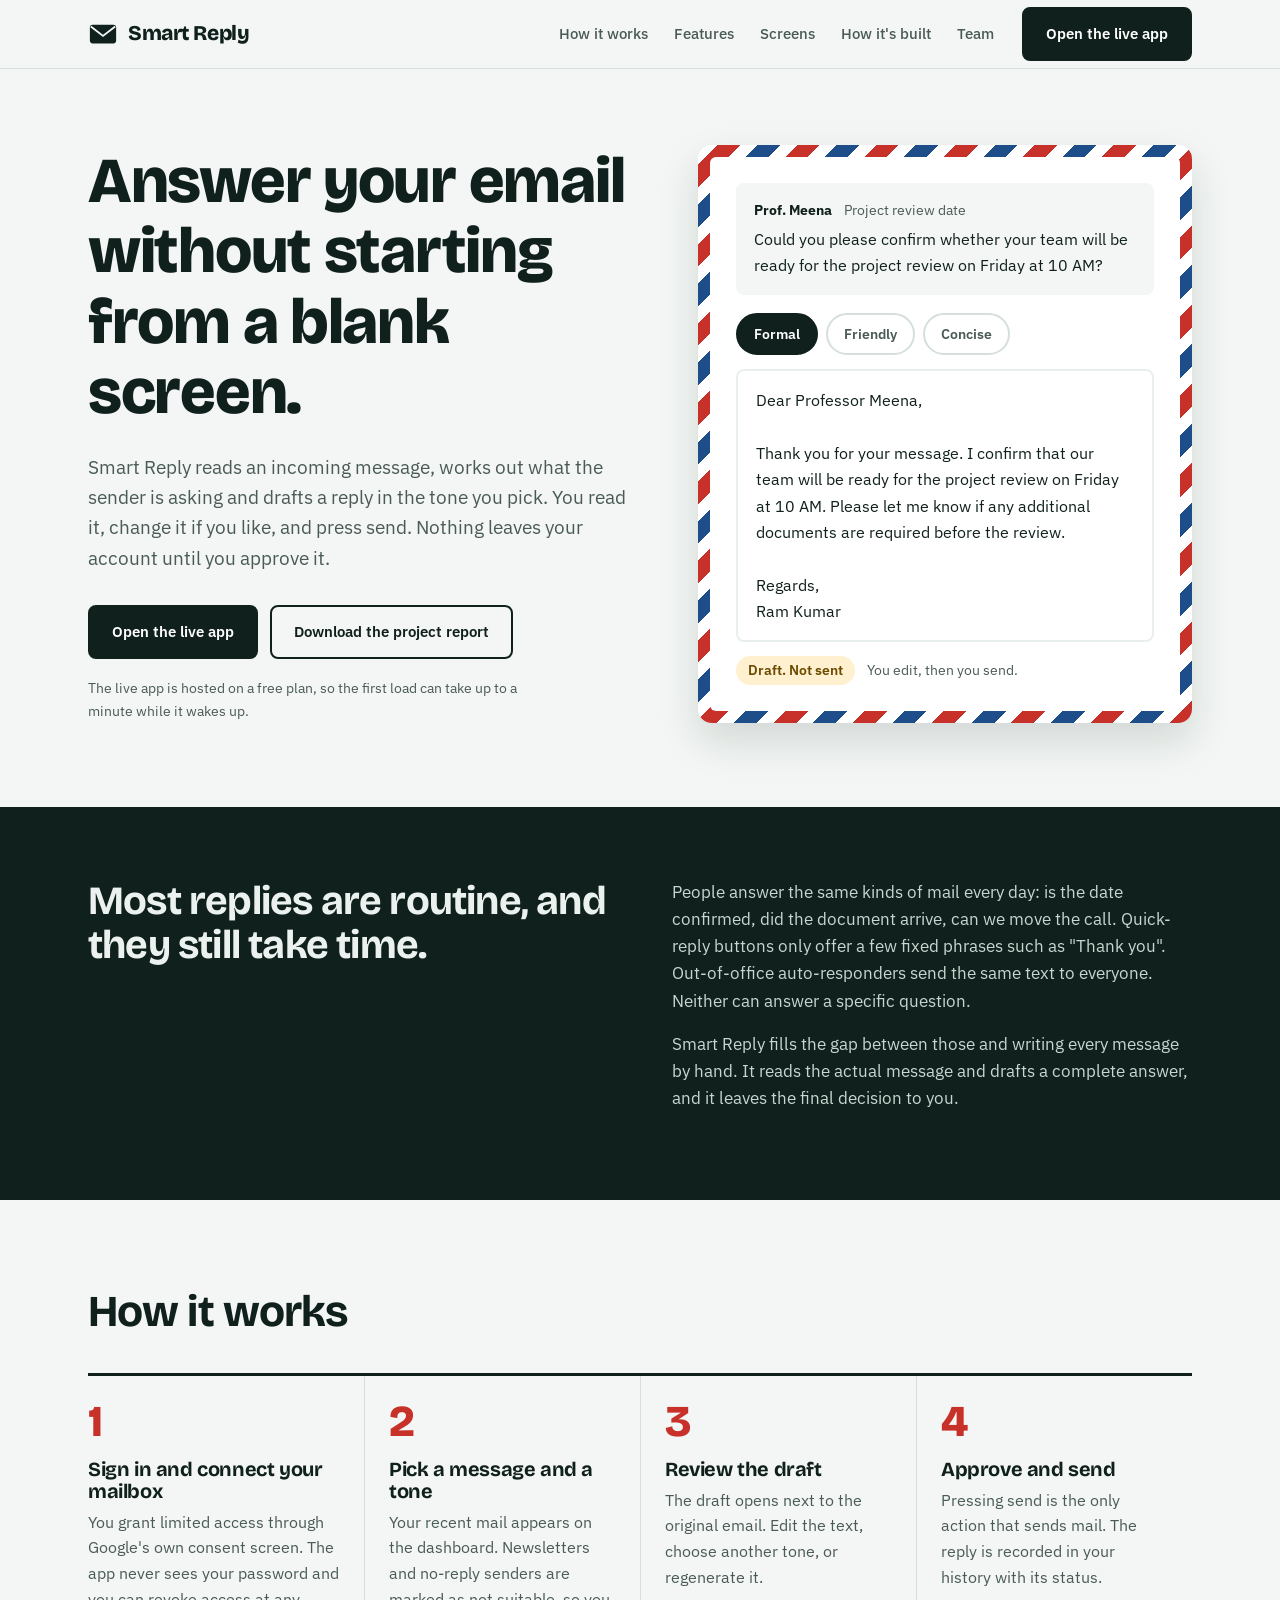
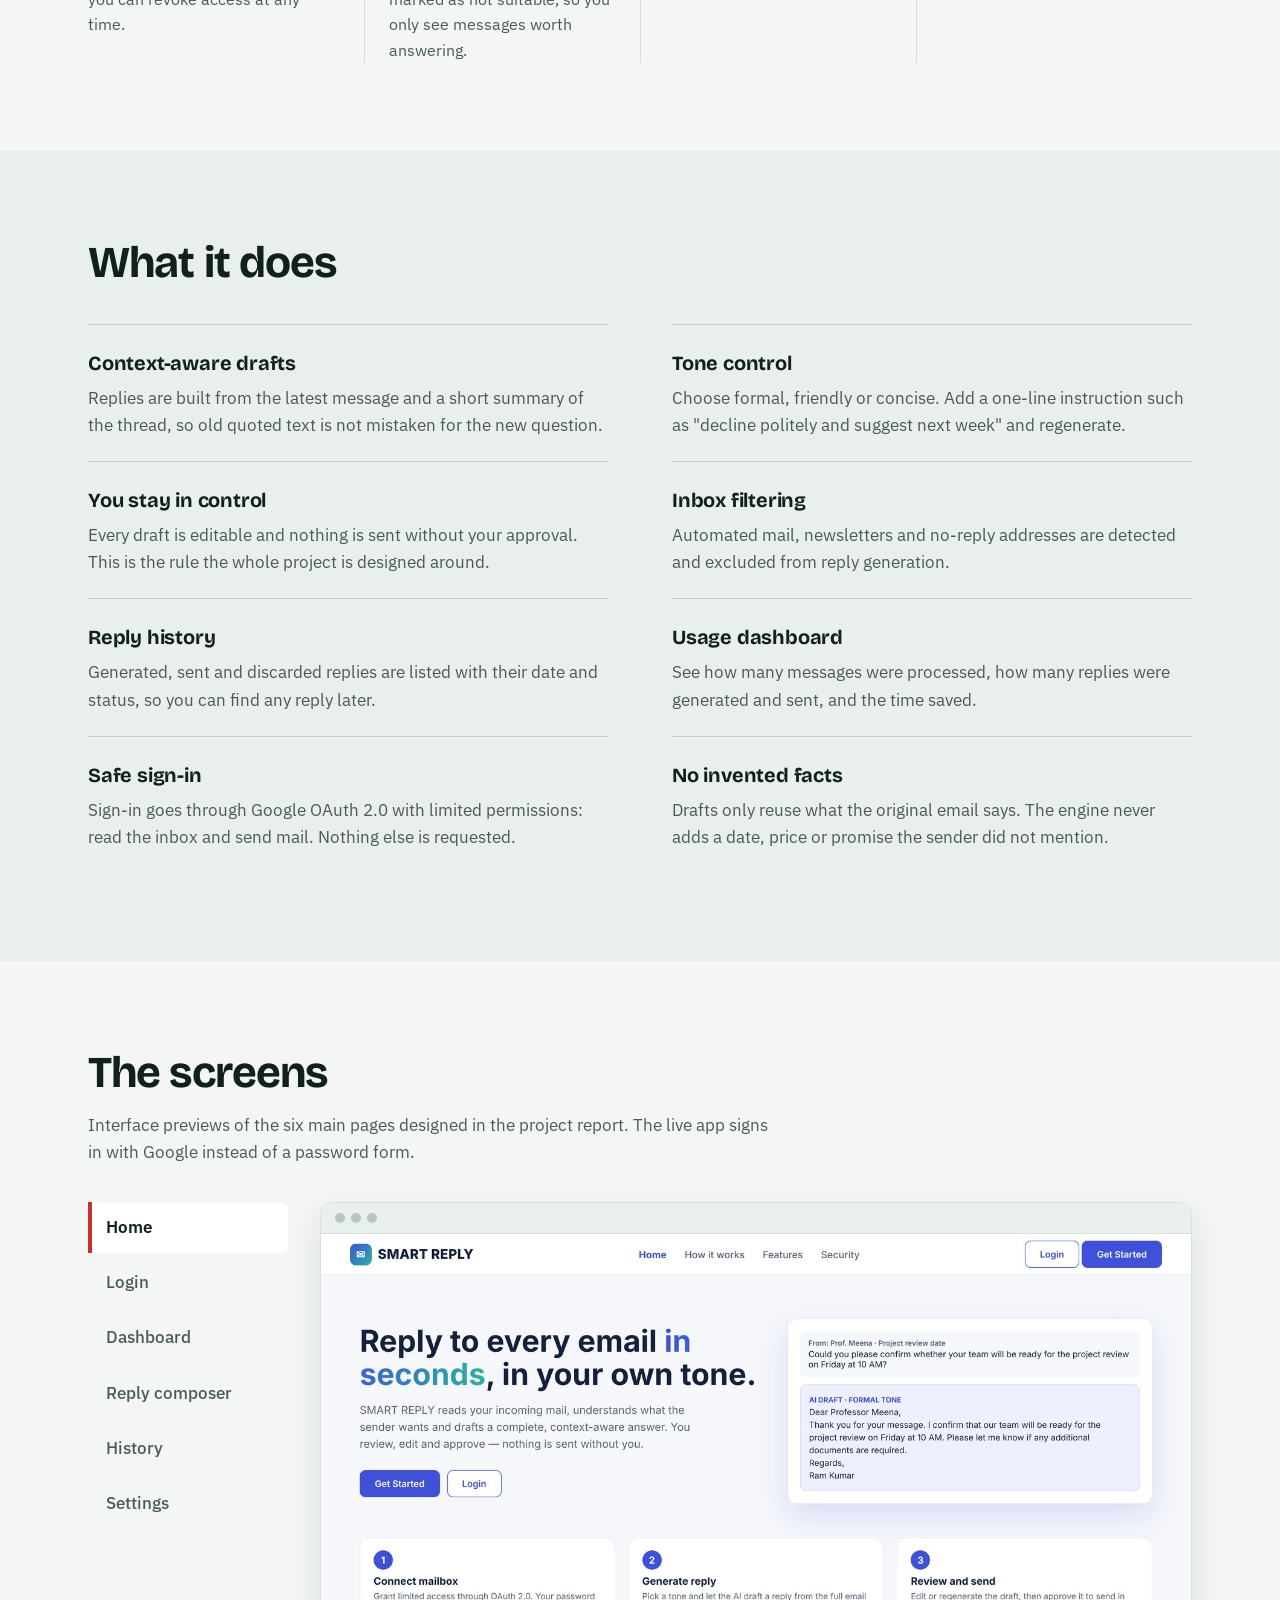
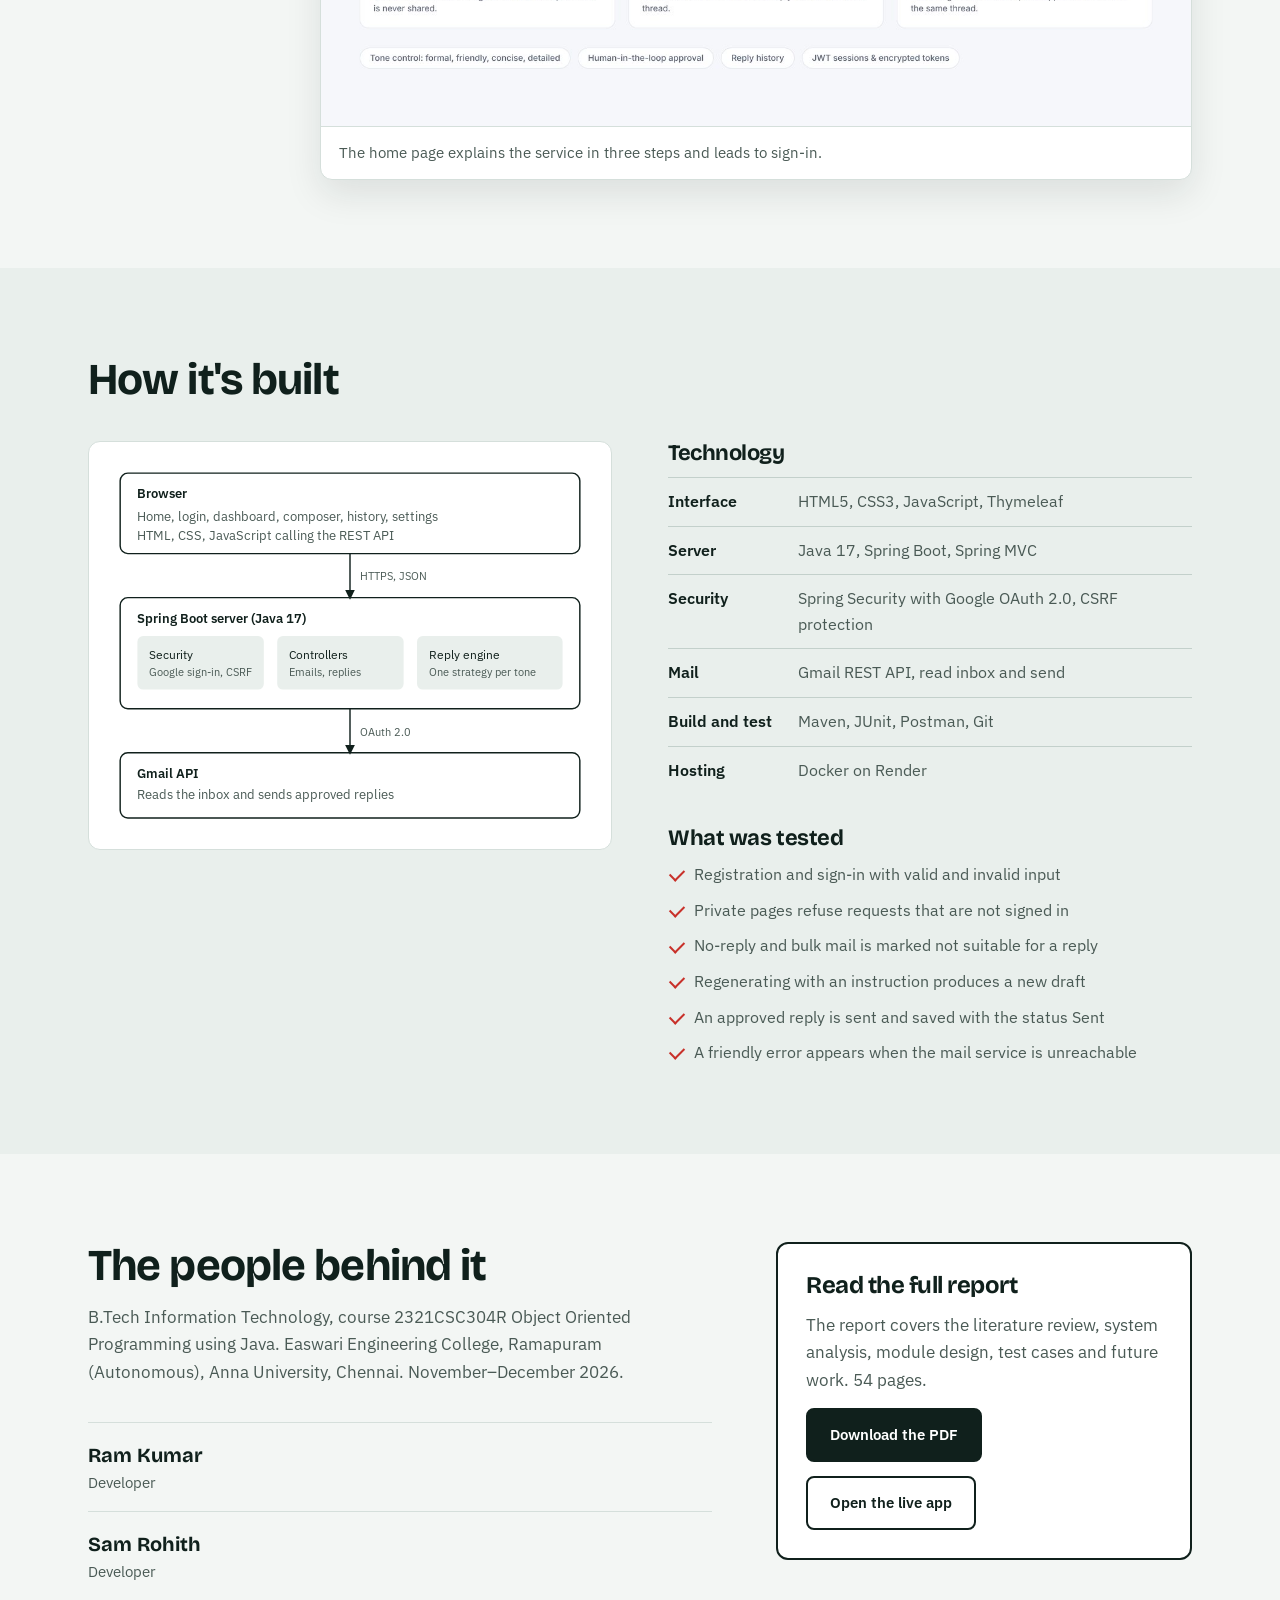
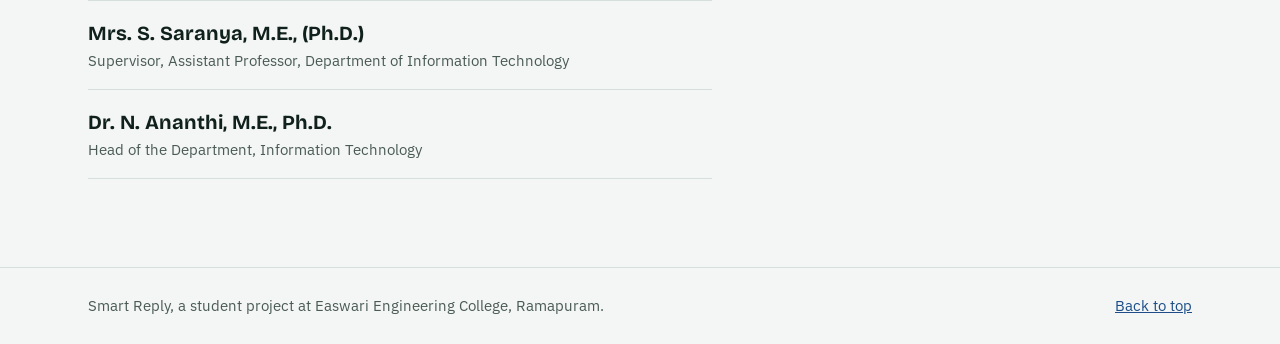
<file: site/index.html>
<!doctype html>
<html lang="en">
<head>
<meta charset="utf-8">
<meta name="viewport" content="width=device-width, initial-scale=1">
<title>Smart Reply – AI email reply assistant</title>
<meta name="description" content="Smart Reply reads an incoming email and drafts a reply in the tone you choose. You review and approve every message before it is sent. B.Tech Information Technology project, Easwari Engineering College, Ramapuram.">
<link rel="preconnect" href="https://fonts.googleapis.com">
<link rel="preconnect" href="https://fonts.gstatic.com" crossorigin>
<link href="https://fonts.googleapis.com/css2?family=Bricolage+Grotesque:opsz,wght@12..96,500;12..96,700;12..96,800&family=IBM+Plex+Sans:wght@400;500;600&display=swap" rel="stylesheet">
<link rel="stylesheet" href="styles.css">
</head>
<body>

<a class="skip" href="#main">Skip to content</a>

<header class="top">
  <div class="wrap top-in">
    <a class="brand" href="#top" aria-label="Smart Reply home">
      <svg viewBox="0 0 32 32" width="30" height="30" aria-hidden="true"><rect x="2" y="6" width="28" height="20" rx="3" fill="#10201C"/><path d="M3 8l13 10L29 8" fill="none" stroke="#F3F6F4" stroke-width="2"/></svg>
      Smart Reply
    </a>
    <nav aria-label="Primary">
      <a href="#how">How it works</a>
      <a href="#features">Features</a>
      <a href="#screens">Screens</a>
      <a href="#build">How it's built</a>
      <a href="#team">Team</a>
    </nav>
    <a class="btn btn-ink" href="https://smartreply-ai-0kx3.onrender.com" target="_blank" rel="noopener">Open the live app</a>
  </div>
</header>

<main id="main">

<!-- HERO -->
<section class="hero" id="top">
  <div class="wrap hero-grid">
    <div class="hero-copy">
      <h1>Answer your email without starting from a blank screen.</h1>
      <p class="lead">Smart Reply reads an incoming message, works out what the sender is asking and drafts a reply in the tone you pick. You read it, change it if you like, and press send. Nothing leaves your account until you approve it.</p>
      <div class="cta">
        <a class="btn btn-ink" href="https://smartreply-ai-0kx3.onrender.com" target="_blank" rel="noopener">Open the live app</a>
        <a class="btn btn-line" href="assets/SmartReply_Project_Report.pdf" download>Download the project report</a>
      </div>
      <p class="note">The live app is hosted on a free plan, so the first load can take up to a minute while it wakes up.</p>
    </div>

    <div class="airmail" aria-labelledby="demo-h">
      <div class="airmail-in">
        <h2 id="demo-h" class="sr">Try the tone selector</h2>
        <div class="msg">
          <div class="msg-h"><b>Prof. Meena</b> <span>Project review date</span></div>
          <p>Could you please confirm whether your team will be ready for the project review on Friday at 10 AM?</p>
        </div>
        <div class="tones" role="tablist" aria-label="Reply tone">
          <button role="tab" aria-selected="true" data-tone="formal">Formal</button>
          <button role="tab" aria-selected="false" data-tone="friendly">Friendly</button>
          <button role="tab" aria-selected="false" data-tone="concise">Concise</button>
        </div>
        <div class="draft" id="draft" role="tabpanel" aria-live="polite"></div>
        <div class="draft-actions">
          <span class="badge">Draft. Not sent</span>
          <span class="muted">You edit, then you send.</span>
        </div>
      </div>
    </div>
  </div>
</section>

<!-- PROBLEM -->
<section class="band">
  <div class="wrap two">
    <h2>Most replies are routine, and they still take time.</h2>
    <div class="prose">
      <p>People answer the same kinds of mail every day: is the date confirmed, did the document arrive, can we move the call. Quick-reply buttons only offer a few fixed phrases such as "Thank you". Out-of-office auto-responders send the same text to everyone. Neither can answer a specific question.</p>
      <p>Smart Reply fills the gap between those and writing every message by hand. It reads the actual message and drafts a complete answer, and it leaves the final decision to you.</p>
    </div>
  </div>
</section>

<!-- HOW IT WORKS -->
<section id="how" class="sec">
  <div class="wrap">
    <h2 class="sec-h">How it works</h2>
    <ol class="steps">
      <li>
        <h3>Sign in and connect your mailbox</h3>
        <p>You grant limited access through Google's own consent screen. The app never sees your password and you can revoke access at any time.</p>
      </li>
      <li>
        <h3>Pick a message and a tone</h3>
        <p>Your recent mail appears on the dashboard. Newsletters and no-reply senders are marked as not suitable, so you only see messages worth answering.</p>
      </li>
      <li>
        <h3>Review the draft</h3>
        <p>The draft opens next to the original email. Edit the text, choose another tone, or regenerate it.</p>
      </li>
      <li>
        <h3>Approve and send</h3>
        <p>Pressing send is the only action that sends mail. The reply is recorded in your history with its status.</p>
      </li>
    </ol>
  </div>
</section>

<!-- FEATURES -->
<section id="features" class="sec sec-tint">
  <div class="wrap">
    <h2 class="sec-h">What it does</h2>
    <dl class="feat">
      <div><dt>Context-aware drafts</dt><dd>Replies are built from the latest message and a short summary of the thread, so old quoted text is not mistaken for the new question.</dd></div>
      <div><dt>Tone control</dt><dd>Choose formal, friendly or concise. Add a one-line instruction such as "decline politely and suggest next week" and regenerate.</dd></div>
      <div><dt>You stay in control</dt><dd>Every draft is editable and nothing is sent without your approval. This is the rule the whole project is designed around.</dd></div>
      <div><dt>Inbox filtering</dt><dd>Automated mail, newsletters and no-reply addresses are detected and excluded from reply generation.</dd></div>
      <div><dt>Reply history</dt><dd>Generated, sent and discarded replies are listed with their date and status, so you can find any reply later.</dd></div>
      <div><dt>Usage dashboard</dt><dd>See how many messages were processed, how many replies were generated and sent, and the time saved.</dd></div>
      <div><dt>Safe sign-in</dt><dd>Sign-in goes through Google OAuth 2.0 with limited permissions: read the inbox and send mail. Nothing else is requested.</dd></div>
      <div><dt>No invented facts</dt><dd>Drafts only reuse what the original email says. The engine never adds a date, price or promise the sender did not mention.</dd></div>
    </dl>
  </div>
</section>

<!-- SCREENS -->
<section id="screens" class="sec">
  <div class="wrap">
    <h2 class="sec-h">The screens</h2>
    <p class="sec-sub">Interface previews of the six main pages designed in the project report. The live app signs in with Google instead of a password form.</p>
    <div class="viewer">
      <div class="vtabs" role="tablist" aria-label="Screens">
        <button role="tab" aria-selected="true" data-img="home">Home</button>
        <button role="tab" aria-selected="false" data-img="login">Login</button>
        <button role="tab" aria-selected="false" data-img="dashboard">Dashboard</button>
        <button role="tab" aria-selected="false" data-img="composer">Reply composer</button>
        <button role="tab" aria-selected="false" data-img="history">History</button>
        <button role="tab" aria-selected="false" data-img="settings">Settings</button>
      </div>
      <figure class="frame">
        <div class="frame-bar"><i></i><i></i><i></i></div>
        <img id="shot" src="assets/home.jpg" width="1440" height="815" alt="Smart Reply home page with a headline, a sample email and its drafted reply">
        <figcaption id="cap">The home page explains the service in three steps and leads to sign-in.</figcaption>
      </figure>
    </div>
  </div>
</section>

<!-- BUILD -->
<section id="build" class="sec sec-tint">
  <div class="wrap">
    <h2 class="sec-h">How it's built</h2>
    <div class="build">
      <figure class="arch">
        <svg viewBox="0 0 520 400" role="img" aria-labelledby="arch-t arch-d">
          <title id="arch-t">Architecture of Smart Reply</title>
          <desc id="arch-d">A browser talks to a Spring Boot server over HTTPS. The server calls the Gmail API using the user's OAuth 2.0 token.</desc>
          <defs><marker id="ar" viewBox="0 0 10 10" refX="8" refY="5" markerWidth="7" markerHeight="7" orient="auto"><path d="M0 0L10 5L0 10z" fill="#10201C"/></marker></defs>
          <g font-family="IBM Plex Sans, system-ui, sans-serif" font-size="14" fill="#10201C">
            <rect x="20" y="20" width="480" height="84" rx="8" fill="#fff" stroke="#10201C" stroke-width="1.5"/>
            <text x="38" y="46" font-weight="600">Browser</text>
            <text x="38" y="70" fill="#4a5a55">Home, login, dashboard, composer, history, settings</text>
            <text x="38" y="90" fill="#4a5a55">HTML, CSS, JavaScript calling the REST API</text>

            <rect x="20" y="150" width="480" height="116" rx="8" fill="#fff" stroke="#10201C" stroke-width="1.5"/>
            <text x="38" y="176" font-weight="600">Spring Boot server (Java 17)</text>
            <rect x="38" y="190" width="132" height="56" rx="6" fill="#E9EFEC"/><text x="50" y="214" font-size="13">Security</text><text x="50" y="232" font-size="12" fill="#4a5a55">Google sign-in, CSRF</text>
            <rect x="184" y="190" width="132" height="56" rx="6" fill="#E9EFEC"/><text x="196" y="214" font-size="13">Controllers</text><text x="196" y="232" font-size="12" fill="#4a5a55">Emails, replies</text>
            <rect x="330" y="190" width="152" height="56" rx="6" fill="#E9EFEC"/><text x="342" y="214" font-size="13">Reply engine</text><text x="342" y="232" font-size="12" fill="#4a5a55">One strategy per tone</text>

            <rect x="20" y="312" width="480" height="68" rx="8" fill="#fff" stroke="#10201C" stroke-width="1.5"/>
            <text x="38" y="338" font-weight="600">Gmail API</text>
            <text x="38" y="360" fill="#4a5a55">Reads the inbox and sends approved replies</text>

            <path d="M260 104V150" stroke="#10201C" stroke-width="1.5" marker-end="url(#ar)"/>
            <text x="270" y="132" font-size="12" fill="#4a5a55">HTTPS, JSON</text>
            <path d="M260 266V312" stroke="#10201C" stroke-width="1.5" marker-end="url(#ar)"/>
            <text x="270" y="294" font-size="12" fill="#4a5a55">OAuth 2.0</text>
          </g>
        </svg>
      </figure>

      <div class="build-text">
        <h3>Technology</h3>
        <table class="tech">
          <tbody>
            <tr><th scope="row">Interface</th><td>HTML5, CSS3, JavaScript, Thymeleaf</td></tr>
            <tr><th scope="row">Server</th><td>Java 17, Spring Boot, Spring MVC</td></tr>
            <tr><th scope="row">Security</th><td>Spring Security with Google OAuth 2.0, CSRF protection</td></tr>
            <tr><th scope="row">Mail</th><td>Gmail REST API, read inbox and send</td></tr>
            <tr><th scope="row">Build and test</th><td>Maven, JUnit, Postman, Git</td></tr>
            <tr><th scope="row">Hosting</th><td>Docker on Render</td></tr>
          </tbody>
        </table>
        <h3>What was tested</h3>
        <ul class="tests">
          <li>Registration and sign-in with valid and invalid input</li>
          <li>Private pages refuse requests that are not signed in</li>
          <li>No-reply and bulk mail is marked not suitable for a reply</li>
          <li>Regenerating with an instruction produces a new draft</li>
          <li>An approved reply is sent and saved with the status Sent</li>
          <li>A friendly error appears when the mail service is unreachable</li>
        </ul>
      </div>
    </div>
  </div>
</section>

<!-- REPORT + TEAM -->
<section id="team" class="sec">
  <div class="wrap team">
    <div>
      <h2 class="sec-h">The people behind it</h2>
      <p class="sec-sub">B.Tech Information Technology, course 2321CSC304R Object Oriented Programming using Java. Easwari Engineering College, Ramapuram (Autonomous), Anna University, Chennai. November–December 2026.</p>
      <ul class="people">
        <li><b>Ram Kumar</b><span>Developer</span></li>
        <li><b>Sam Rohith</b><span>Developer</span></li>
        <li><b>Mrs. S. Saranya, M.E., (Ph.D.)</b><span>Supervisor, Assistant Professor, Department of Information Technology</span></li>
        <li><b>Dr. N. Ananthi, M.E., Ph.D.</b><span>Head of the Department, Information Technology</span></li>
      </ul>
    </div>
    <aside class="report" aria-labelledby="rep-h">
      <h3 id="rep-h">Read the full report</h3>
      <p>The report covers the literature review, system analysis, module design, test cases and future work. 54 pages.</p>
      <a class="btn btn-ink" href="assets/SmartReply_Project_Report.pdf" download>Download the PDF</a>
      <a class="btn btn-line" href="https://smartreply-ai-0kx3.onrender.com" target="_blank" rel="noopener">Open the live app</a>
    </aside>
  </div>
</section>

</main>

<footer class="foot">
  <div class="wrap foot-in">
    <span>Smart Reply, a student project at Easwari Engineering College, Ramapuram.</span>
    <a href="#top">Back to top</a>
  </div>
</footer>

<script src="app.js"></script>
</body>
</html>
</file>
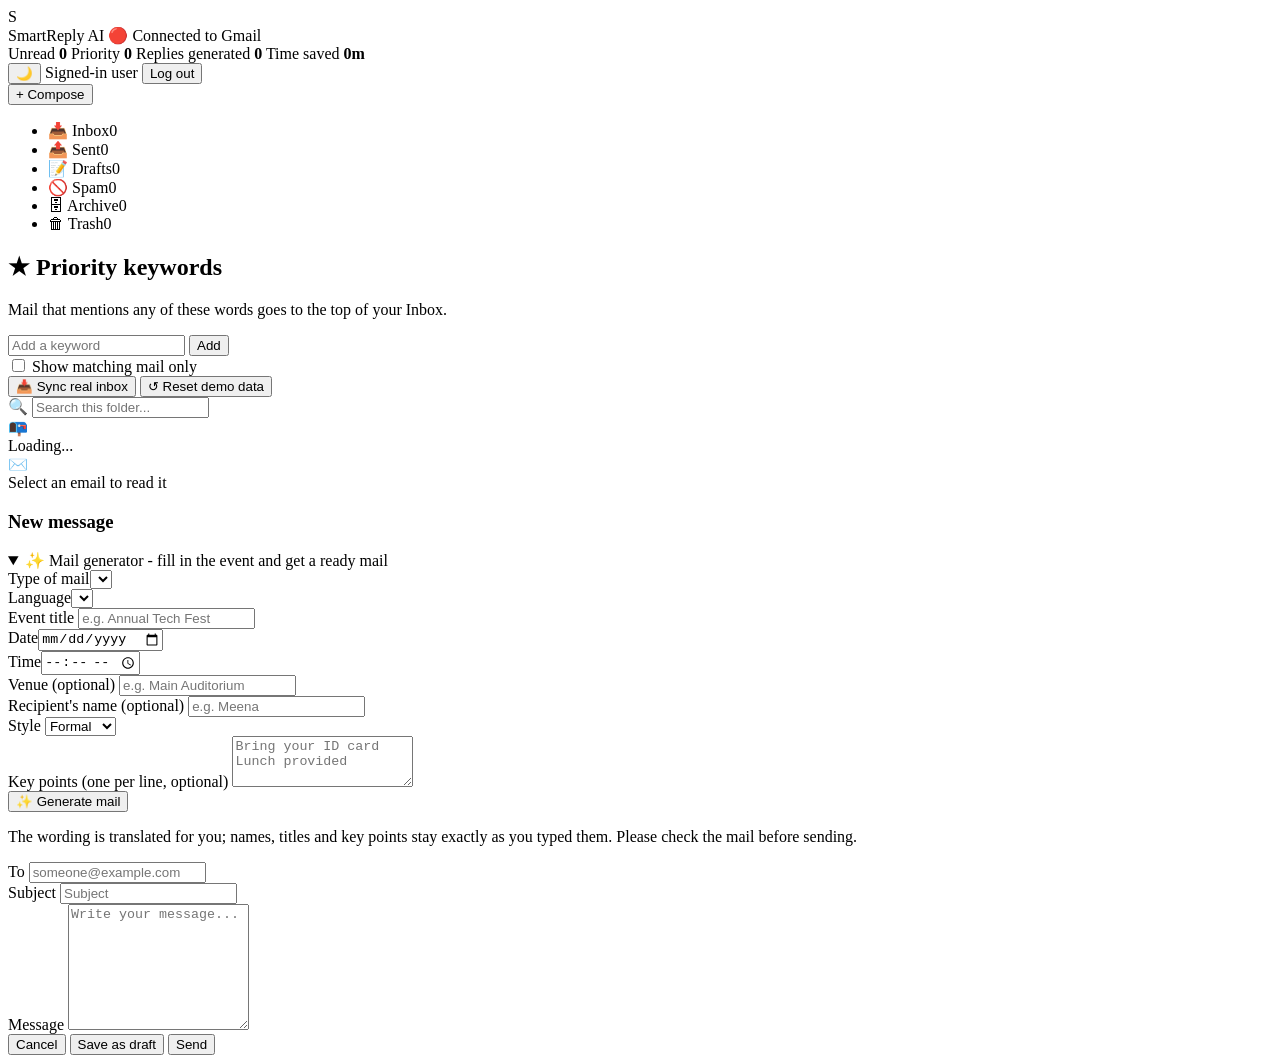
<file: src/main/resources/templates/dashboard.html>
<!DOCTYPE html>
<html lang="en" xmlns:th="http://www.thymeleaf.org">
<head>
  <script>try{document.documentElement.setAttribute("data-theme",localStorage.getItem("smartreply-theme")||"dark")}catch(e){document.documentElement.setAttribute("data-theme","dark")}</script>
  <meta charset="UTF-8" />
  <title>SmartReply AI - Dashboard</title>
  <meta name="viewport" content="width=device-width, initial-scale=1.0" />
  <!-- CSRF protection is on now that this app can send real email through an authenticated
       session - every non-GET fetch() call in app.js/api.js attaches this token as a header. -->
  <meta name="_csrf" th:content="${_csrf.token}" />
  <meta name="_csrf_header" th:content="${_csrf.headerName}" />
  <link rel="preconnect" href="https://fonts.googleapis.com" />
  <link rel="preconnect" href="https://fonts.gstatic.com" crossorigin />
  <link rel="stylesheet" href="https://fonts.googleapis.com/css2?family=Inter:wght@400;500;600;700;800&display=swap" />
  <link rel="stylesheet" th:href="@{/css/base.css}" />
  <link rel="stylesheet" th:href="@{/css/dashboard.css}" />
</head>
<body>

<div class="app-shell">

  <header class="topbar">
    <div class="topbar-left">
      <div class="mark">S</div>
      <span>SmartReply AI</span>
      <span class="badge badge-urgent" title="Sending/reading uses your real signed-in Gmail account">🔴 Connected to Gmail</span>
    </div>
    <div class="topbar-stats">
      <span>Unread <b id="stat-unread">0</b></span>
      <span title="Inbox emails that mention one of your priority keywords">Priority <b id="stat-priority">0</b></span>
      <span>Replies generated <b id="stat-replies">0</b></span>
      <span>Time saved <b id="stat-time">0m</b></span>
    </div>
    <div class="topbar-right">
      <button class="icon-btn" onclick="SmartReplyTheme.toggleTheme()" title="Toggle theme">
        <span data-theme-icon>🌙</span>
      </button>
      <span class="user-chip" th:text="${displayName}">Signed-in user</span>
      <button class="btn btn-secondary btn-sm" id="logout-btn">Log out</button>
    </div>
  </header>

  <aside class="sidebar">
    <button class="btn btn-primary compose-btn" id="compose-btn">+ Compose</button>
    <ul class="nav-list">
      <li class="nav-item active" data-folder="INBOX">
        <span>📥 Inbox</span><span class="nav-count" id="count-INBOX">0</span>
      </li>
      <li class="nav-item" data-folder="SENT">
        <span>📤 Sent</span><span class="nav-count" id="count-SENT">0</span>
      </li>
      <li class="nav-item" data-folder="DRAFTS">
        <span>📝 Drafts</span><span class="nav-count" id="count-DRAFTS">0</span>
      </li>
      <li class="nav-item" data-folder="SPAM">
        <span>🚫 Spam</span><span class="nav-count" id="count-SPAM">0</span>
      </li>
      <li class="nav-item" data-folder="ARCHIVE">
        <span>🗄 Archive</span><span class="nav-count" id="count-ARCHIVE">0</span>
      </li>
      <li class="nav-item" data-folder="TRASH">
        <span>🗑 Trash</span><span class="nav-count" id="count-TRASH">0</span>
      </li>
    </ul>
    <section class="priority-panel" aria-labelledby="priority-title">
      <h2 class="priority-title" id="priority-title">★ Priority keywords</h2>
      <p class="priority-hint">Mail that mentions any of these words goes to the top of your Inbox.</p>
      <form class="priority-form" id="priority-form" autocomplete="off">
        <input type="text" id="priority-input" maxlength="40" placeholder="Add a keyword"
               aria-label="New priority keyword" />
        <button type="submit" class="btn btn-primary btn-sm">Add</button>
      </form>
      <div class="priority-chips" id="priority-chips" aria-live="polite"></div>
      <label class="priority-only">
        <input type="checkbox" id="priority-only" /> Show matching mail only
      </label>
    </section>
    <div class="sidebar-footer">
      <button class="btn btn-ghost btn-sm" id="sync-inbox-btn" title="Pulls your most recent real Gmail messages into Inbox (read-only)">📥 Sync real inbox</button>
      <button class="btn btn-ghost btn-sm" id="reset-demo-btn">↺ Reset demo data</button>
    </div>
  </aside>

  <section class="list-pane">
    <div class="list-pane-header">
      <div class="search-input-wrap">
        <span class="search-icon">🔍</span>
        <input type="text" id="search-input" placeholder="Search this folder..." />
      </div>
    </div>
    <div class="email-list scrollbar-thin" id="email-list">
      <div class="empty-state">
        <div class="emoji">📭</div>
        <div>Loading...</div>
      </div>
    </div>
  </section>

  <main class="reader-pane scrollbar-thin" id="reader-pane">
    <div class="empty-state">
      <div class="emoji">✉️</div>
      <div>Select an email to read it</div>
    </div>
  </main>
</div>

<!-- Compose / Draft modal -->
<div class="modal-overlay" id="compose-modal">
  <div class="modal-card">
    <h3 class="modal-title" id="compose-modal-title">New message</h3>
    <!-- Mail generator. Kept OUTSIDE the form on purpose: pressing Enter in these fields must never send mail. -->
    <details class="mailgen" id="mailgen" open>
      <summary>✨ Mail generator <span class="muted">- fill in the event and get a ready mail</span></summary>
      <div class="mailgen-grid">
        <div class="field"><label for="gen-kind">Type of mail</label><select id="gen-kind"></select></div>
        <div class="field"><label for="gen-language">Language</label><select id="gen-language"></select></div>
        <div class="field wide"><label for="gen-title">Event title</label>
          <input type="text" id="gen-title" maxlength="120" placeholder="e.g. Annual Tech Fest" /></div>
        <div class="field"><label for="gen-date">Date</label><input type="date" id="gen-date" /></div>
        <div class="field"><label for="gen-time">Time</label><input type="time" id="gen-time" /></div>
        <div class="field wide"><label for="gen-venue">Venue (optional)</label>
          <input type="text" id="gen-venue" maxlength="120" placeholder="e.g. Main Auditorium" /></div>
        <div class="field"><label for="gen-recipient">Recipient's name (optional)</label>
          <input type="text" id="gen-recipient" maxlength="60" placeholder="e.g. Meena" /></div>
        <div class="field"><label for="gen-tone">Style</label>
          <select id="gen-tone">
            <option value="FORMAL">Formal</option>
            <option value="FRIENDLY">Friendly</option>
            <option value="CONCISE">Short</option>
            <option value="DETAILED">Detailed</option>
          </select></div>
        <div class="field wide"><label for="gen-points">Key points (one per line, optional)</label>
          <textarea id="gen-points" rows="3" maxlength="600" placeholder="Bring your ID card&#10;Lunch provided"></textarea></div>
      </div>
      <div class="field-error" id="gen-error"></div>
      <div class="mailgen-actions">
        <button type="button" class="btn btn-primary btn-sm" id="gen-btn">✨ Generate mail</button>
      </div>
      <div class="chip-row" id="gen-enhance" style="display:none;">
        <span class="chip-label">Not quite right?</span>
        <button type="button" class="chip" data-tone="FORMAL">More formal</button>
        <button type="button" class="chip" data-tone="FRIENDLY">Friendlier</button>
        <button type="button" class="chip" data-tone="CONCISE">Shorter</button>
        <button type="button" class="chip" data-tone="DETAILED">More detailed</button>
      </div>
      <p class="mailgen-note">The wording is translated for you; names, titles and key points stay exactly as you typed them. Please check the mail before sending.</p>
    </details>
    <form id="compose-form">
      <input type="hidden" id="compose-id" />
      <input type="hidden" id="compose-replied-to" />
      <div class="field">
        <label for="compose-to">To</label>
        <input type="text" id="compose-to" placeholder="someone@example.com" />
        <div class="field-error" id="compose-to-error"></div>
      </div>
      <div class="field">
        <label for="compose-subject">Subject</label>
        <input type="text" id="compose-subject" placeholder="Subject" />
        <div class="field-error" id="compose-subject-error"></div>
      </div>
      <div class="field">
        <label for="compose-body">Message</label>
        <textarea id="compose-body" rows="8" placeholder="Write your message..."></textarea>
        <div id="assist-compose"></div>
      </div>
      <div class="modal-actions">
        <button type="button" class="btn btn-ghost" id="compose-delete-btn" style="display:none;">Delete draft</button>
        <button type="button" class="btn btn-secondary" id="compose-cancel-btn">Cancel</button>
        <button type="button" class="btn btn-secondary" id="compose-save-draft-btn">Save as draft</button>
        <button type="submit" class="btn btn-primary" id="compose-send-btn">Send</button>
      </div>
    </form>
  </div>
</div>

<!-- Spring Security's /logout endpoint requires POST + a CSRF token - a real form submit
     handles both correctly (simpler and more robust than faking it with fetch). -->
<form id="logout-form" method="post" th:action="@{/logout}" style="display:none;">
  <input type="hidden" th:name="${_csrf.parameterName}" th:value="${_csrf.token}" />
</form>

<div id="toast-container"></div>

<script th:src="@{/js/theme.js}"></script>
<script th:src="@{/js/api.js}"></script>
<script th:src="@{/js/app.js}"></script>
</body>
</html>
</file>
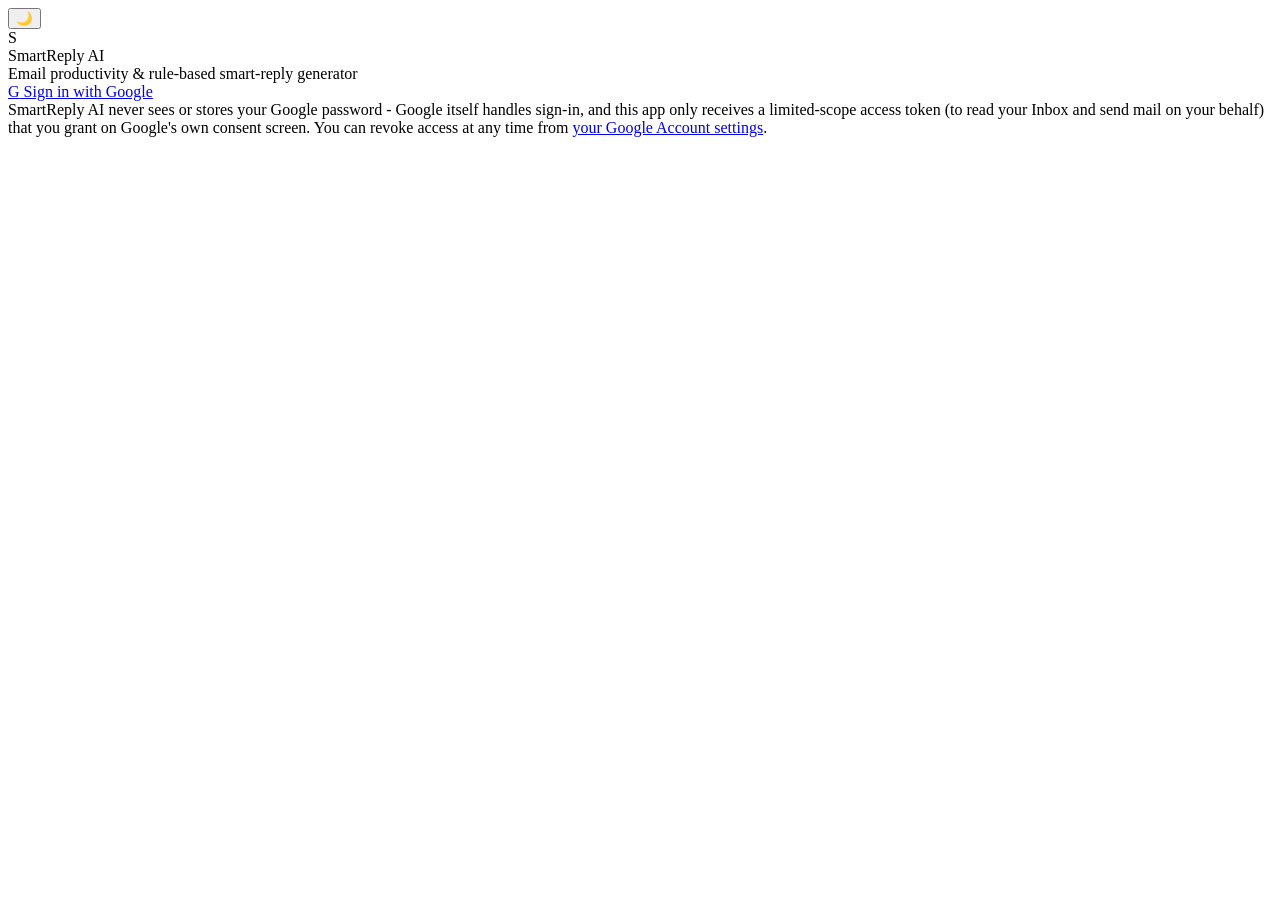
<file: src/main/resources/templates/login.html>
<!DOCTYPE html>
<html lang="en" xmlns:th="http://www.thymeleaf.org">
<head>
  <script>try{document.documentElement.setAttribute("data-theme",localStorage.getItem("smartreply-theme")||"dark")}catch(e){document.documentElement.setAttribute("data-theme","dark")}</script>
  <meta charset="UTF-8" />
  <title>Sign in - SmartReply AI</title>
  <meta name="viewport" content="width=device-width, initial-scale=1.0" />
  <link rel="preconnect" href="https://fonts.googleapis.com" />
  <link rel="preconnect" href="https://fonts.gstatic.com" crossorigin />
  <link rel="stylesheet" href="https://fonts.googleapis.com/css2?family=Inter:wght@400;500;600;700;800&display=swap" />
  <link rel="stylesheet" th:href="@{/css/base.css}" />
  <link rel="stylesheet" th:href="@{/css/login.css}" />
</head>
<body class="login-page">


  <button class="icon-btn theme-toggle-fixed" onclick="SmartReplyTheme.toggleTheme()" title="Toggle theme">
    <span data-theme-icon>🌙</span>
  </button>

  <div class="login-card">
    <div class="login-logo">
      <div class="mark">S</div>
      <div class="name">SmartReply AI</div>
    </div>
    <div class="login-subtitle">Email productivity &amp; rule-based smart-reply generator</div>

    <div class="login-error" id="login-error"></div>

    <a href="/oauth2/authorization/google" class="btn btn-primary google-signin-btn">
      <span class="google-g">G</span> Sign in with Google
    </a>

    <div class="disclaimer">
      SmartReply AI never sees or stores your Google password - Google itself
      handles sign-in, and this app only receives a limited-scope access
      token (to read your Inbox and send mail on your behalf) that you grant
      on Google's own consent screen. You can revoke access at any time from
      <a href="https://myaccount.google.com/permissions" target="_blank" rel="noopener">your Google Account settings</a>.
    </div>
  </div>

  <div id="toast-container"></div>

  <script th:src="@{/js/theme.js}"></script>
  <script th:src="@{/js/api.js}"></script>
  <script th:src="@{/js/login.js}"></script>
</body>
</html>
</file>
<file: site/styles.css>
:root{
  --paper:#F3F6F4; --white:#fff; --ink:#10201C; --muted:#4a5a55; --line:#d5dfdb; --tint:#E9EFEC;
  --blue:#1D4E89; --red:#C8312A;
  --f-head:"Bricolage Grotesque","Segoe UI",system-ui,sans-serif;
  --f-body:"IBM Plex Sans","Segoe UI",system-ui,sans-serif;
}
*{box-sizing:border-box;margin:0;padding:0}
html{scroll-behavior:smooth;scroll-padding-top:84px}
body{font-family:var(--f-body);color:var(--ink);background:var(--paper);font-size:17px;line-height:1.6;-webkit-font-smoothing:antialiased}
img{max-width:100%;height:auto;display:block}
a{color:var(--blue)}
.wrap{max-width:1160px;margin:0 auto;padding:0 28px}
.sr{position:absolute;width:1px;height:1px;overflow:hidden;clip:rect(0 0 0 0)}
.skip{position:absolute;left:-999px;top:8px;background:var(--ink);color:#fff;padding:8px 14px;border-radius:6px;z-index:50}
.skip:focus{left:8px}
:focus-visible{outline:3px solid var(--blue);outline-offset:3px;border-radius:4px}

h1,h2,h3{font-family:var(--f-head);line-height:1.1;letter-spacing:-.02em}

/* header */
.top{position:sticky;top:0;z-index:20;background:rgba(243,246,244,.94);backdrop-filter:blur(8px);border-bottom:1px solid var(--line)}
.top-in{display:flex;align-items:center;gap:28px;height:68px}
.brand{display:flex;align-items:center;gap:10px;font-family:var(--f-head);font-weight:800;font-size:21px;color:var(--ink);text-decoration:none;letter-spacing:-.02em}
.top nav{display:flex;gap:26px;margin-left:auto}
.top nav a{color:var(--muted);text-decoration:none;font-weight:500;font-size:15px}
.top nav a:hover{color:var(--ink)}

/* buttons */
.btn{display:inline-block;padding:13px 22px;border-radius:8px;font-weight:600;font-size:15px;text-decoration:none;border:2px solid var(--ink);transition:background .15s,color .15s}
.btn-ink{background:var(--ink);color:#fff}
.btn-ink:hover{background:#1c3a33}
.btn-line{background:transparent;color:var(--ink)}
.btn-line:hover{background:var(--ink);color:#fff}

/* hero */
.hero{padding:76px 0 84px}
.hero-grid{display:grid;grid-template-columns:1.05fr .95fr;gap:64px;align-items:center}
.hero h1{font-size:clamp(38px,5.2vw,64px);font-weight:800;margin-bottom:24px}
.lead{font-size:19px;color:var(--muted);max-width:34em;margin-bottom:32px}
.cta{display:flex;gap:12px;flex-wrap:wrap;margin-bottom:18px}
.note{font-size:14px;color:var(--muted);max-width:34em}

/* the airmail envelope: the one memorable element */
.airmail{padding:12px;border-radius:14px;background:repeating-linear-gradient(-45deg,var(--red) 0 16px,var(--white) 16px 28px,var(--blue) 28px 44px,var(--white) 44px 56px);box-shadow:0 18px 40px rgba(16,32,28,.14)}
.airmail-in{background:var(--white);border-radius:6px;padding:26px}
.msg{background:var(--paper);border-radius:8px;padding:16px 18px;margin-bottom:18px}
.msg-h{display:flex;flex-wrap:wrap;gap:4px 12px;font-size:14px;margin-bottom:6px}
.msg-h span{color:var(--muted)}
.msg p{font-size:16px}
.tones{display:flex;gap:8px;margin-bottom:14px}
.tones button{font:inherit;font-size:14px;font-weight:600;padding:8px 16px;border-radius:99px;border:2px solid var(--line);background:#fff;color:var(--muted);cursor:pointer}
.tones button[aria-selected="true"]{background:var(--ink);border-color:var(--ink);color:#fff}
.tones button:hover{border-color:var(--ink)}
.draft{border:2px solid var(--tint);border-radius:8px;padding:16px 18px;min-height:176px;font-size:16px;line-height:1.65;white-space:pre-line}
.draft-actions{display:flex;align-items:center;gap:12px;margin-top:14px;font-size:14px}
.badge{background:#FFF1CF;color:#6b4a00;font-weight:600;padding:3px 12px;border-radius:99px}
.muted{color:var(--muted)}

/* bands & sections */
.band{background:var(--ink);color:#EAF1EE;padding:72px 0}
.two{display:grid;grid-template-columns:1fr 1fr;gap:64px}
.band h2{font-size:clamp(28px,3.4vw,40px);font-weight:700}
.band .prose p{color:#c8d6d1;margin-bottom:16px;max-width:38em}
.sec{padding:88px 0}
.sec-tint{background:var(--tint)}
.sec-h{font-size:clamp(30px,3.6vw,44px);font-weight:700;margin-bottom:14px}
.sec-sub{color:var(--muted);max-width:40em;margin-bottom:36px}
.sec-h + *:not(.sec-sub){margin-top:36px}

/* steps: a real sequence */
.steps{list-style:none;counter-reset:s;display:grid;grid-template-columns:repeat(4,1fr);gap:0;border-top:3px solid var(--ink)}
.steps li{counter-increment:s;padding:24px 24px 0 0;position:relative}
.steps li + li{padding-left:24px;border-left:1px solid var(--line)}
.steps li:before{content:counter(s);display:block;font-family:var(--f-head);font-weight:800;font-size:44px;color:var(--red);line-height:1;margin-bottom:14px}
.steps h3{font-size:20px;margin-bottom:8px}
.steps p{color:var(--muted);font-size:16px}

/* features: definition list, not cards */
.feat{display:grid;grid-template-columns:1fr 1fr;column-gap:64px}
.feat > div{padding:22px 0;border-top:1px solid #c3d0cb}
.feat dt{font-family:var(--f-head);font-weight:700;font-size:20px;margin-bottom:6px;letter-spacing:-.01em}
.feat dd{color:var(--muted);max-width:32em}

/* screens */
.viewer{display:grid;grid-template-columns:200px 1fr;gap:32px;align-items:start}
.vtabs{display:flex;flex-direction:column;gap:4px}
.vtabs button{font:inherit;font-weight:500;text-align:left;padding:12px 14px;border:0;border-left:4px solid transparent;background:transparent;color:var(--muted);cursor:pointer;border-radius:0 8px 8px 0}
.vtabs button:hover{background:var(--tint)}
.vtabs button[aria-selected="true"]{border-left-color:var(--red);background:var(--white);color:var(--ink);font-weight:600}
.frame{background:#fff;border:1px solid var(--line);border-radius:12px;overflow:hidden;box-shadow:0 14px 36px rgba(16,32,28,.1)}
.frame-bar{display:flex;gap:6px;padding:10px 14px;background:var(--tint);border-bottom:1px solid var(--line)}
.frame-bar i{width:10px;height:10px;border-radius:50%;background:#b9c7c2}
.frame img{width:100%}
.frame figcaption{padding:14px 18px;font-size:15px;color:var(--muted);border-top:1px solid var(--line)}

/* build */
.build{display:grid;grid-template-columns:1fr 1fr;gap:56px;align-items:start}
.arch svg{width:100%;height:auto;background:var(--white);border-radius:12px;padding:12px;border:1px solid var(--line)}
.build-text h3{font-size:22px;margin-bottom:12px}
.tech{width:100%;border-collapse:collapse;margin-bottom:32px;font-size:16px}
.tech th,.tech td{text-align:left;padding:11px 0;border-top:1px solid #c3d0cb;vertical-align:top}
.tech th{width:130px;font-weight:600}
.tech td{color:var(--muted)}
.tests{list-style:none;display:grid;gap:10px}
.tests li{padding-left:26px;position:relative;color:var(--muted);font-size:16px}
.tests li:before{content:"";position:absolute;left:2px;top:.45em;width:12px;height:7px;border-left:2.5px solid var(--red);border-bottom:2.5px solid var(--red);transform:rotate(-45deg)}

/* team */
.team{display:grid;grid-template-columns:1.2fr .8fr;gap:64px;align-items:start}
.people{list-style:none}
.people li{padding:16px 0;border-top:1px solid var(--line);display:flex;flex-direction:column}
.people li:last-child{border-bottom:1px solid var(--line)}
.people b{font-family:var(--f-head);font-size:20px}
.people span{color:var(--muted);font-size:15px}
.report{background:var(--white);border:2px solid var(--ink);border-radius:12px;padding:28px;display:flex;flex-direction:column;gap:14px;align-items:flex-start}
.report h3{font-size:24px}
.report p{color:var(--muted)}

.foot{border-top:1px solid var(--line);padding:26px 0;font-size:15px;color:var(--muted)}
.foot-in{display:flex;justify-content:space-between;gap:16px;flex-wrap:wrap}

/* responsive */
@media (max-width:980px){
  .top nav{display:none}.top .btn{margin-left:auto}
  .hero-grid,.two,.build,.team{grid-template-columns:1fr;gap:40px}
  .steps{grid-template-columns:1fr 1fr}
  .steps li:nth-child(3){padding-left:0;border-left:0}
  .steps li:nth-child(n+3){margin-top:24px}
  .feat{grid-template-columns:1fr}
  .viewer{grid-template-columns:1fr}
  .vtabs{flex-direction:row;flex-wrap:wrap}
  .vtabs button{border-left:0;border-bottom:3px solid transparent;border-radius:6px 6px 0 0}
  .vtabs button[aria-selected="true"]{border-bottom-color:var(--red)}
}
@media (max-width:560px){
  body{font-size:16px}.wrap{padding:0 18px}
  .hero{padding:44px 0 56px}.sec{padding:60px 0}.band{padding:52px 0}
  .steps{grid-template-columns:1fr}
  .steps li,.steps li + li{padding:20px 0 0;border-left:0}
  .steps li + li{margin-top:20px;border-top:1px solid var(--line)}
  .airmail-in{padding:18px}
  .top .btn{padding:10px 14px;font-size:14px}
  .brand{font-size:18px}
}
@media (prefers-reduced-motion:reduce){html{scroll-behavior:auto}*{transition:none!important}}
</file>
